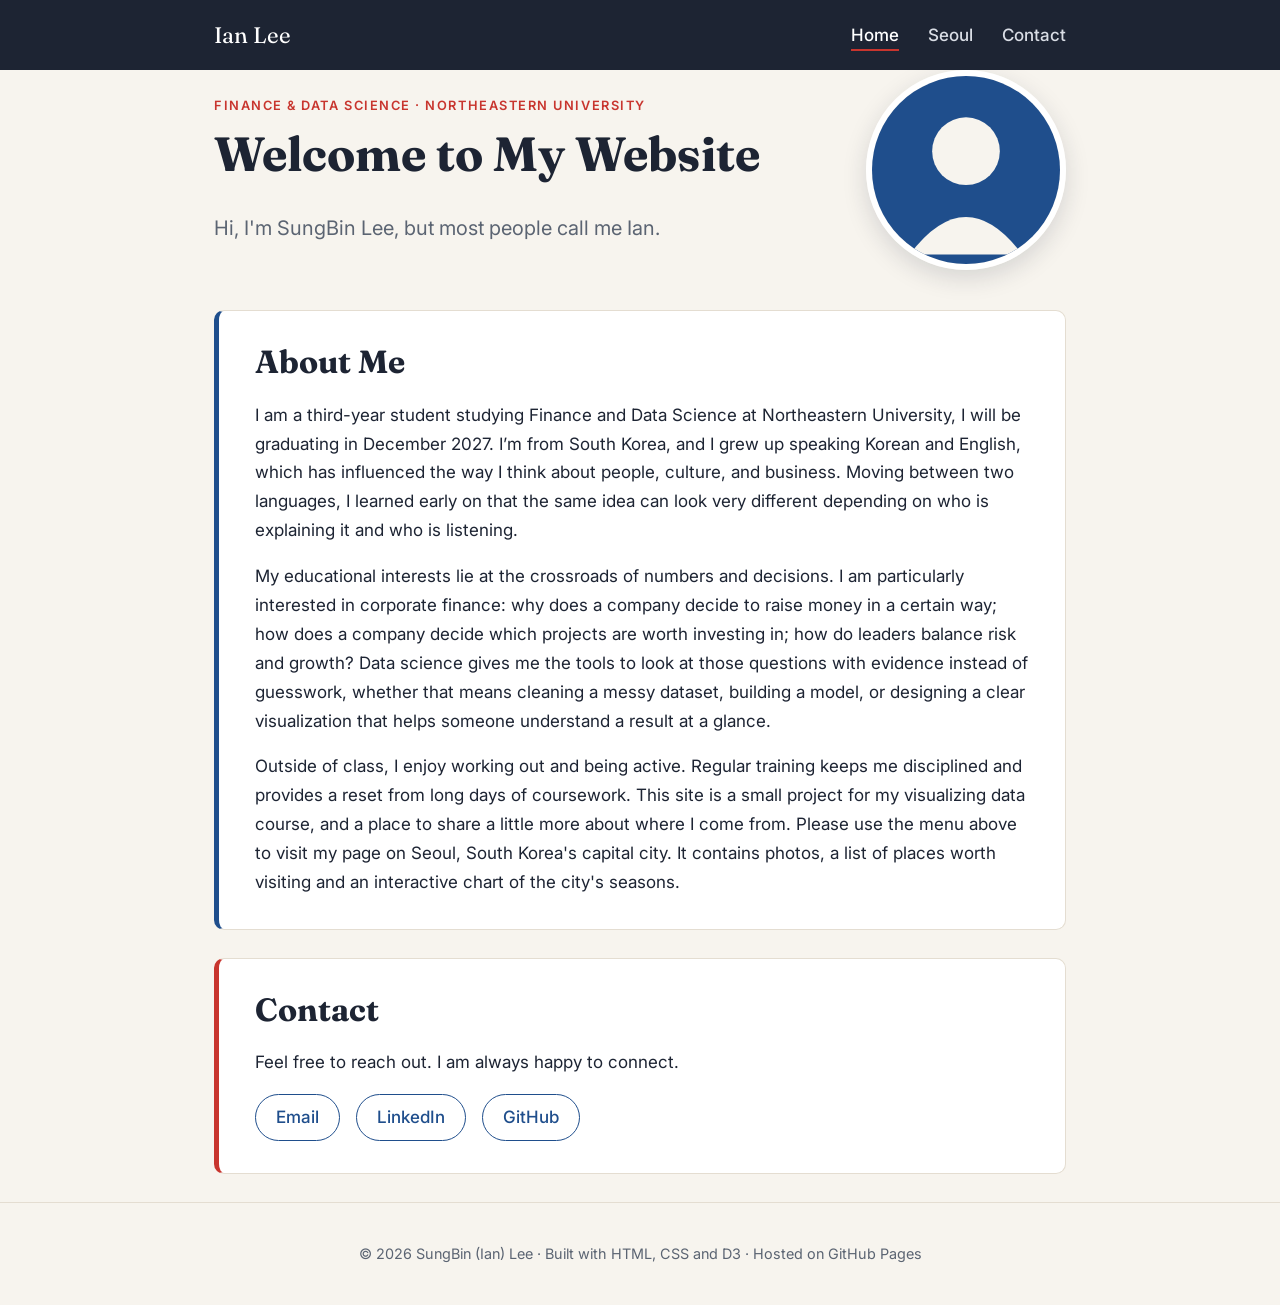
<file: index.html>
<!DOCTYPE html>
<html lang="en">
<head>
  <meta charset="UTF-8">
  <meta name="viewport" content="width=device-width, initial-scale=1.0">
  <title>Ian Lee | About Me</title>
  <link rel="preconnect" href="https://fonts.googleapis.com">
  <link rel="preconnect" href="https://fonts.gstatic.com" crossorigin>
  <link href="https://fonts.googleapis.com/css2?family=Fraunces:opsz,wght@9..144,600;9..144,700&family=Inter:wght@400;500;600&display=swap" rel="stylesheet">
  <link rel="stylesheet" href="style.css">
</head>
<body>

  <header class="site-header">
    <div class="container header-inner">
      <a class="brand" href="index.html">Ian Lee</a>
      <nav class="nav">
        <a href="index.html" class="active">Home</a>
        <a href="seoul.html">Seoul</a>
        <a href="#contact">Contact</a>
      </nav>
    </div>
  </header>

  <main class="container">

    <section class="hero">
      <div class="hero-text">
        <p class="eyebrow">Finance &amp; Data Science · Northeastern University</p>
        <h1>Welcome to My Website</h1>
        <p class="lead">Hi, I'm SungBin Lee, but most people call me Ian.</p>
      </div>
      <img class="profile" src="images/profile.svg" alt="Portrait of Ian Lee">
    </section>

    <section class="card">
      <h2>About Me</h2>
      <p>
        I am a third-year student studying Finance and Data Science at Northeastern University, 
        I will be graduating in December 2027. I’m from South Korea, and I grew up speaking Korean and English, 
        which has influenced the way I think about people, culture, and business. Moving between two languages, 
        I learned early on that the same idea can look very different depending on who is explaining it and who is listening.
      </p>
      <p>
        My educational interests lie at the crossroads of numbers and decisions. I am particularly interested in 
        corporate finance: why does a company decide to raise money in a certain way; how does a company decide which 
        projects are worth investing in; how do leaders balance risk and growth? 
        Data science gives me the tools to look at those questions with evidence instead of guesswork, whether that means
        cleaning a messy dataset, building a model, or designing a clear visualization that helps someone
        understand a result at a glance.
      </p>
      <p>
Outside of class, I enjoy working out and being active. Regular training keeps me disciplined and provides a reset from long days of coursework. 
        This site is a small project for my visualizing data course, and a place to share a little more about where I come from. 
        Please use the menu above to visit my page on Seoul, South Korea's capital city. 
        It contains photos, a list of places worth visiting and an interactive chart of the city's seasons.
      </p>
    </section>

    <section id="contact" class="card contact">
      <h2>Contact</h2>
      <p>Feel free to reach out. I am always happy to connect.</p>
      <ul class="contact-links">
        <li><a href="mailto:lee.sungb@northeastern.edu">Email</a></li>
        <li><a href="https://www.linkedin.com/in/sungbin-lee-a6a989226/" target="_blank" rel="noopener">LinkedIn</a></li>
        <li><a href="https://github.com/leesb2021" target="_blank" rel="noopener">GitHub</a></li>
      </ul>
    </section>

  </main>

  <footer class="site-footer">
    <div class="container">
      <p>© 2026 SungBin (Ian) Lee · Built with HTML, CSS and D3 · Hosted on GitHub Pages</p>
    </div>
  </footer>

</body>
</html>
</file>
<file: style.css>
/* ===== Color scheme (inspired by the Korean flag and hanji paper) ===== */
:root {
  --bg: #f7f4ee;        /* warm off-white, like hanji paper */
  --surface: #ffffff;
  --ink: #1d2433;       /* deep navy text */
  --muted: #5b6472;
  --red: #c8352e;       /* taegeuk red accent */
  --blue: #1f4e8c;      /* taegeuk blue for links */
  --border: #e4ddd1;
}

/* ===== Base typography ===== */
* {
  box-sizing: border-box;
}

body {
  margin: 0;
  background: var(--bg);
  color: var(--ink);
  font-family: "Inter", Arial, sans-serif;
  font-size: 17px;
  line-height: 1.7;
}

h1, h2, h3 {
  font-family: "Fraunces", Georgia, serif;
  line-height: 1.2;
  margin: 0 0 0.6em;
}

h1 { font-size: 3rem; }      /* main heading on Home page */
h2 { font-size: 2rem; }      /* smaller page heading on Seoul page */
h3 { font-size: 1.4rem; }

a {
  color: var(--blue);
  text-decoration: none;
  border-bottom: 1px solid transparent;
  transition: border-color 0.2s, color 0.2s;
}

a:hover {
  color: var(--red);
  border-bottom-color: var(--red);
}

/* ===== Layout ===== */
.container {
  max-width: 900px;
  margin: 0 auto;
  padding: 0 24px;
}

main {
  padding: 48px 0 64px;
}

/* ===== Header and navigation ===== */
.site-header {
  background: var(--ink);
  position: sticky;
  top: 0;
  z-index: 10;
}

.header-inner {
  display: flex;
  justify-content: space-between;
  align-items: center;
  padding-top: 16px;
  padding-bottom: 16px;
}

.brand {
  font-family: "Fraunces", Georgia, serif;
  font-size: 1.4rem;
  color: #ffffff;
  border: none;
}

.brand:hover {
  color: #ffffff;
  border: none;
}

.nav a {
  color: #d9dde5;
  margin-left: 24px;
  font-weight: 500;
  padding-bottom: 4px;
}

.nav a:hover,
.nav a.active {
  color: #ffffff;
  border-bottom: 2px solid var(--red);
}

/* ===== Home hero ===== */
.hero {
  display: flex;
  align-items: center;
  justify-content: space-between;
  gap: 32px;
  margin-bottom: 40px;
}

.eyebrow {
  text-transform: uppercase;
  letter-spacing: 0.12em;
  font-size: 0.8rem;
  font-weight: 600;
  color: var(--red);
  margin: 0 0 8px;
}

.lead {
  font-size: 1.25rem;
  color: var(--muted);
  margin: 0;
}

.profile {
  width: 200px;
  height: 200px;
  border-radius: 50%;
  object-fit: cover;
  border: 6px solid var(--surface);
  box-shadow: 0 8px 24px rgba(29, 36, 51, 0.15);
  flex-shrink: 0;
}

/* ===== Content cards ===== */
.card {
  background: var(--surface);
  border: 1px solid var(--border);
  border-left: 5px solid var(--blue);
  border-radius: 10px;
  padding: 32px 36px;
  margin-bottom: 28px;
}

.card p {
  margin: 0 0 1em;
}

.card p:last-child {
  margin-bottom: 0;
}

/* ===== Contact ===== */
.contact {
  border-left-color: var(--red);
}

.contact-links {
  list-style: none;
  padding: 0;
  margin: 0;
  display: flex;
  gap: 16px;
  flex-wrap: wrap;
}

.contact-links a {
  display: inline-block;
  padding: 8px 20px;
  border: 1px solid var(--blue);
  border-radius: 999px;
  font-weight: 500;
}

.contact-links a:hover {
  background: var(--blue);
  color: #ffffff;
  border-color: var(--blue);
}

/* ===== Seoul page ===== */
.page-intro {
  margin-bottom: 24px;
}

.feature-image {
  margin: 0 0 28px;
}

.feature-image img {
  width: 100%;
  border-radius: 10px;
  display: block;
}

.feature-image figcaption {
  font-size: 0.9rem;
  color: var(--muted);
  margin-top: 8px;
  text-align: center;
}

.places {
  padding-left: 1.4em;
  margin: 0;
}

.places li {
  margin-bottom: 0.6em;
}

.places li::marker {
  color: var(--red);
  font-weight: 600;
}

/* ===== D3 chart ===== */
.chart {
  position: relative;
  width: 100%;
}

.chart svg {
  width: 100%;
  height: auto;
  display: block;
}

.chart text {
  font-family: "Inter", Arial, sans-serif;
  fill: var(--muted);
}

.chart .axis-label {
  font-size: 13px;
  font-weight: 500;
  fill: var(--ink);
}

.chart .grid line {
  stroke: var(--border);
}

.chart .grid path {
  display: none;
}

.chart .zero-line {
  stroke: var(--ink);
  stroke-width: 1.5;
}

.tooltip {
  position: absolute;
  pointer-events: none;
  background: var(--ink);
  color: #ffffff;
  padding: 6px 10px;
  border-radius: 6px;
  font-size: 0.85rem;
  opacity: 0;
  transition: opacity 0.15s;
  white-space: nowrap;
}

.chart-note,
.source {
  font-size: 0.9rem;
  color: var(--muted);
}

/* ===== Footer ===== */
.site-footer {
  border-top: 1px solid var(--border);
  padding: 24px 0;
  font-size: 0.9rem;
  color: var(--muted);
  text-align: center;
}

/* ===== Small screens ===== */
@media (max-width: 640px) {
  h1 { font-size: 2.2rem; }
  .hero { flex-direction: column-reverse; text-align: center; }
  .card { padding: 24px 20px; }
  .nav a { margin-left: 14px; }
}
</file>
